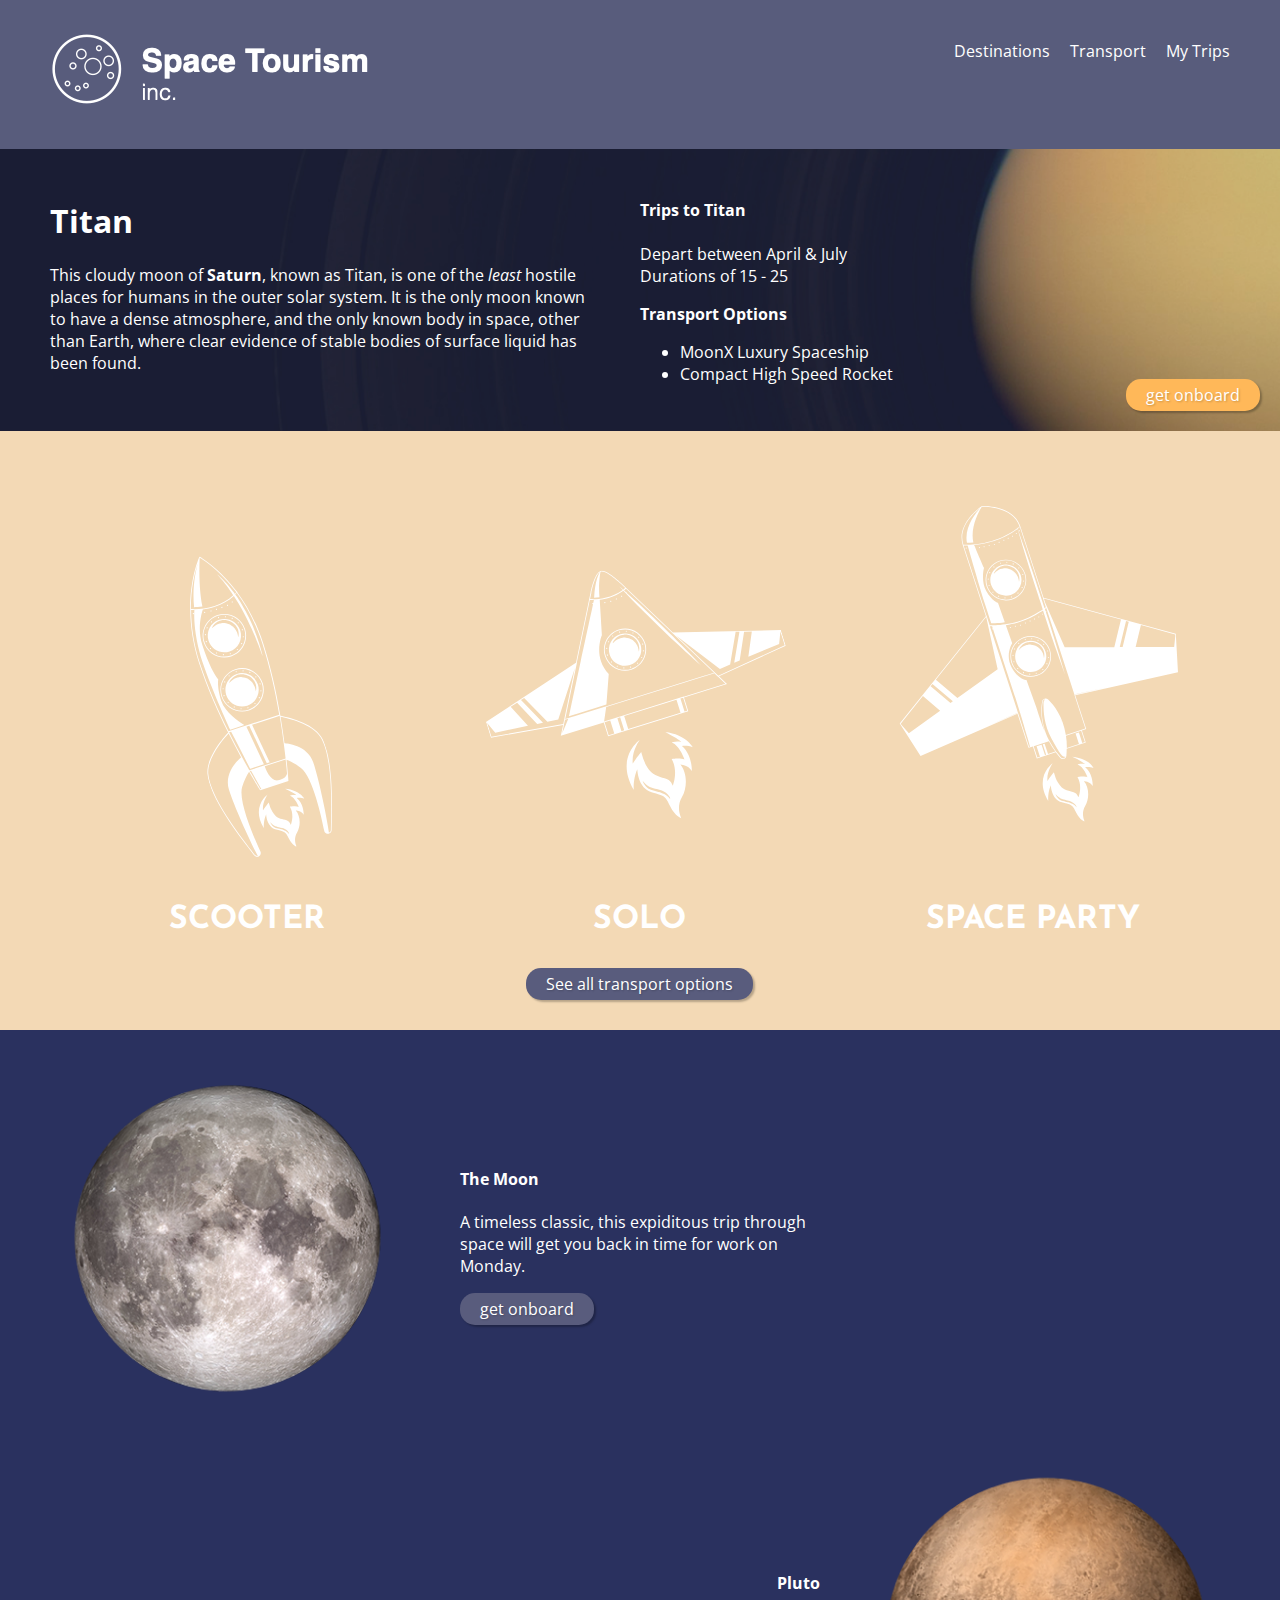
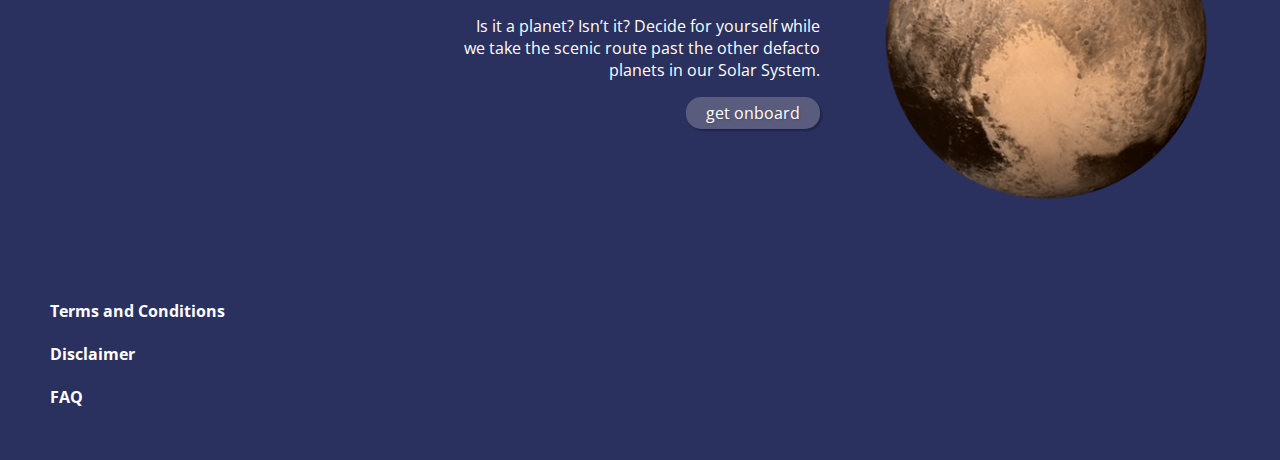
<file: index.html>
<!DOCTYPE html>
<html lang="en">
<!-- head is for the invisible stuff -->

<head>
    <!-- title is for boldening words for a title -->
    <title>Learning Code</title>
    <!--meta charset is very important to get html to work on Windows-->
    <meta charset="utf-8">
    <link rel="preconnect" href="https://fonts.googleapis.com">
    <link rel="preconnect" href="https://fonts.gstatic.com" crossorigin>
    <link
        href="https://fonts.googleapis.com/css2?family=Josefin+Sans:ital,wght@0,700;1,700&family=Open+Sans:wght@400;700&display=swap"
        rel="stylesheet">
    <link rel="stylesheet" href="css/style.css">

</head>
<!-- body is for the visible stuff -->

<body>
    <!-- header is for the top of the page -->
    <header class="pg-padding">
        <a href="index.html"><img src= "images/Logo.png" alt="Space Tourism">
        <nav class="primary-nav">
            <nav>
                <ul>
                    <li><a href="destinations.html">Destinations</a></li>
                    <li><a href="transport.html">Transport</a></li>
                    <li><a href="transport.html">My Trips</a></li>

                </ul>
            </nav>
    </header>
    <!--main is -->
    <main>
        <!-- section is for the main parts of the page, grouping them together -->
        <section class="feature pg-padding">
            <div>
                <!-- h1 is for the biggest text -->
                <h1>Titan</h1>
                <!--p is to create a paragraph and strong is to bolden words, "em" is to italicize words-->
                <p>This cloudy moon of <strong>Saturn</strong>, known as Titan, is one of the <em>least</em> hostile
                    places
                    for humans in the outer solar system. It is the only moon known to have a dense atmosphere, and
                    the
                    only
                    known body in space, other than Earth, where clear evidence of stable bodies of surface liquid
                    has
                    been
                    found.</p>
                <!-- a is for links -->
                <a href="titan.html" class="button button-gold">get onboard</a>
            </div>
            <div>
                <!--h4 makes another header but at a different boldness-->
                <h4>Trips to Titan</h4>
                <p>Depart between April & July<br> Durations of 15 - 25</p>
                <p><strong>Transport Options</strong></p>
                <!--unordered list with 2 list items-->
                <ul>
                    <li>MoonX Luxury Spaceship</li>
                    <li>Compact High Speed Rocket</li>
                </ul>
            </div>
        </section>
        <section class="gold-bkg pg-padding">
            <!--h3 is for a bigger boldness and also a header-->
            <!--img is for images, src is for the source and the alt is the image name-->
            <div>
                <img src="images/Scooter.svg" alt="Scooter.svg">
                <h3>SCOOTER</h3>
            </div>
            <div>
                <img src="images/Solo.svg" alt="Solo.svg">
                <h3>SOLO</h3>
            </div>
            <div>
                <img src="images/Space-Party.svg" alt="Space-Party.svg">
                <h3>SPACE PARTY</h3>
            </div>
            <div class="center-column">
                <a href="transport.html" class="button button-blue">See all transport options</a>
            </div>
        </section>
        <section class="pg-padding other-trips">
            <img src="images/moon.png" alt="moon.png">
            <div>
                <h4>The Moon</h4>
                <p>A timeless classic, this expiditous trip through space will get you back in time for work on
                    Monday.
                </p>
                <a href="moon.html" class="button button-blue">get onboard</a>
            </div>
            <div><img src="images/Pluto.png" alt="Pluto.png"></div>
            <div>
                <h4>Pluto</h4>
                <p>Is it a planet? Isn’t it? Decide for yourself while we take the scenic route past the other
                    defacto
                    planets in our Solar System.</p>
                <a href="pluto.html" class="button button-blue">get onboard</a>
            </div>
        </section>

    </main>

    <section class="pg-padding">
        <h4>Terms and Conditions</h4>
        <h4>Disclaimer</h4>
        <h4>FAQ</h4>
    </section>
</body>
<!-- html is for the end of the page -->

</html>
</file>
<file: css/style.css>
/* All rules for Space Tourism */
/* last rule wins // most specific rule wins */

/* Custom properties */
:root {
    --med-blue: #2B315E;
    --dark-blue: #2A315F;
    --gold: #FFB859;
}

/* NORMALIZING RULES */
* {
    box-sizing: border-box;

}

body,
html {
    min-height: 100vh;
    margin: 0;
}

img {
    max-width: 100%;
}

body {
    background: var(--dark-blue);
    color: white;
    font-family: 'Open Sans', sans-serif;
}

header {
    background: #585C7C;
    color: white;
    position: fixed;
    z-index: 9;
    width: 100%
}

main {
padding-top: 148px;
}
.pg-padding {
    padding: 30px 50px;
}

/* HOT TIP FOR BACKGROUND IMAGES, USE ../ at start of the path */
.feature {
    background-image: url('../images/space.png');
    background-position: right;
    background-size: cover;
    display: grid;
    grid-template-columns: 3fr 2fr 1fr;
    grid-gap: 50px;
    position: relative;
}


.gold-bkg {
    background: #F3D9B5;
    display: grid;
    grid-template-columns: 1fr 1fr 1fr;
    text-align: center;
    align-items: end;
}

.center-column {
    grid-column: 2;
}

.other-trips {
    display: grid;
    grid-template-columns: 1fr 1fr 1fr;
    grid-gap: 50px;
    align-items: center;
}

.other-trips>div:nth-child(3) {
    grid-column: 3;
    grid-row: 2;
}

.other-trips>div:nth-child(4) {
    grid-column: 2;
    text-align: right;

}

header {
    display: flex;
    justify-content: space-between;
}

.primary-nav ul {
    margin: 0;
    padding: 0;
    list-style: none;
    display: flex;
    justify-content: space-between;
}

.primary-nav ul li {
    padding-left: 20px;
}

.primary-nav ul a {
    color: white;
    text-decoration: none;
    display: inline-block;
    padding: 10px 0;
    transition: 1s;
}

.primary-nav ul a:hover,
.primary-nav ul a.active {
    border-bottom: 1px dotted white;
}

/* typography */
h3 {
    color: var(--);
    text-align: center;
    font-family: Josefin Sans;
    font-size: 32px;
    font-style: normal;
    font-weight: 700;
    line-height: normal;

}

/*this section makes the button characteristics */
.button {
    color: white;
    text-decoration: none;
    padding: 5px 20px;
    border-radius: 15px;
    display: inline-block;
    transition: .5s;
    text-shadow: 1px 1px 2px rgba(0, 0, 0, .2);
}

.button-gold {
    background: var(--gold);
    box-shadow: 2px 2px 2px rgba(0, 0, 0, 0.25);
    position: absolute;
    bottom: 20px;
    right: 20px;
}

.button-gold:hover {
    background: #F3D9B6;
    color: #000;
    box-shadow: 5px 5px 5px rgba(0, 0, 0, 0.75);
}

.button-blue {
    background-color: #595C7D;
    box-shadow: 2px 2px 2px rgba(0, 0, 0, 0.25);
}

.button-blue:hover {
    background: #101439;
    box-shadow: 5px 5px 5px rgba(0, 0, 0, 0.75);
}
</file>
